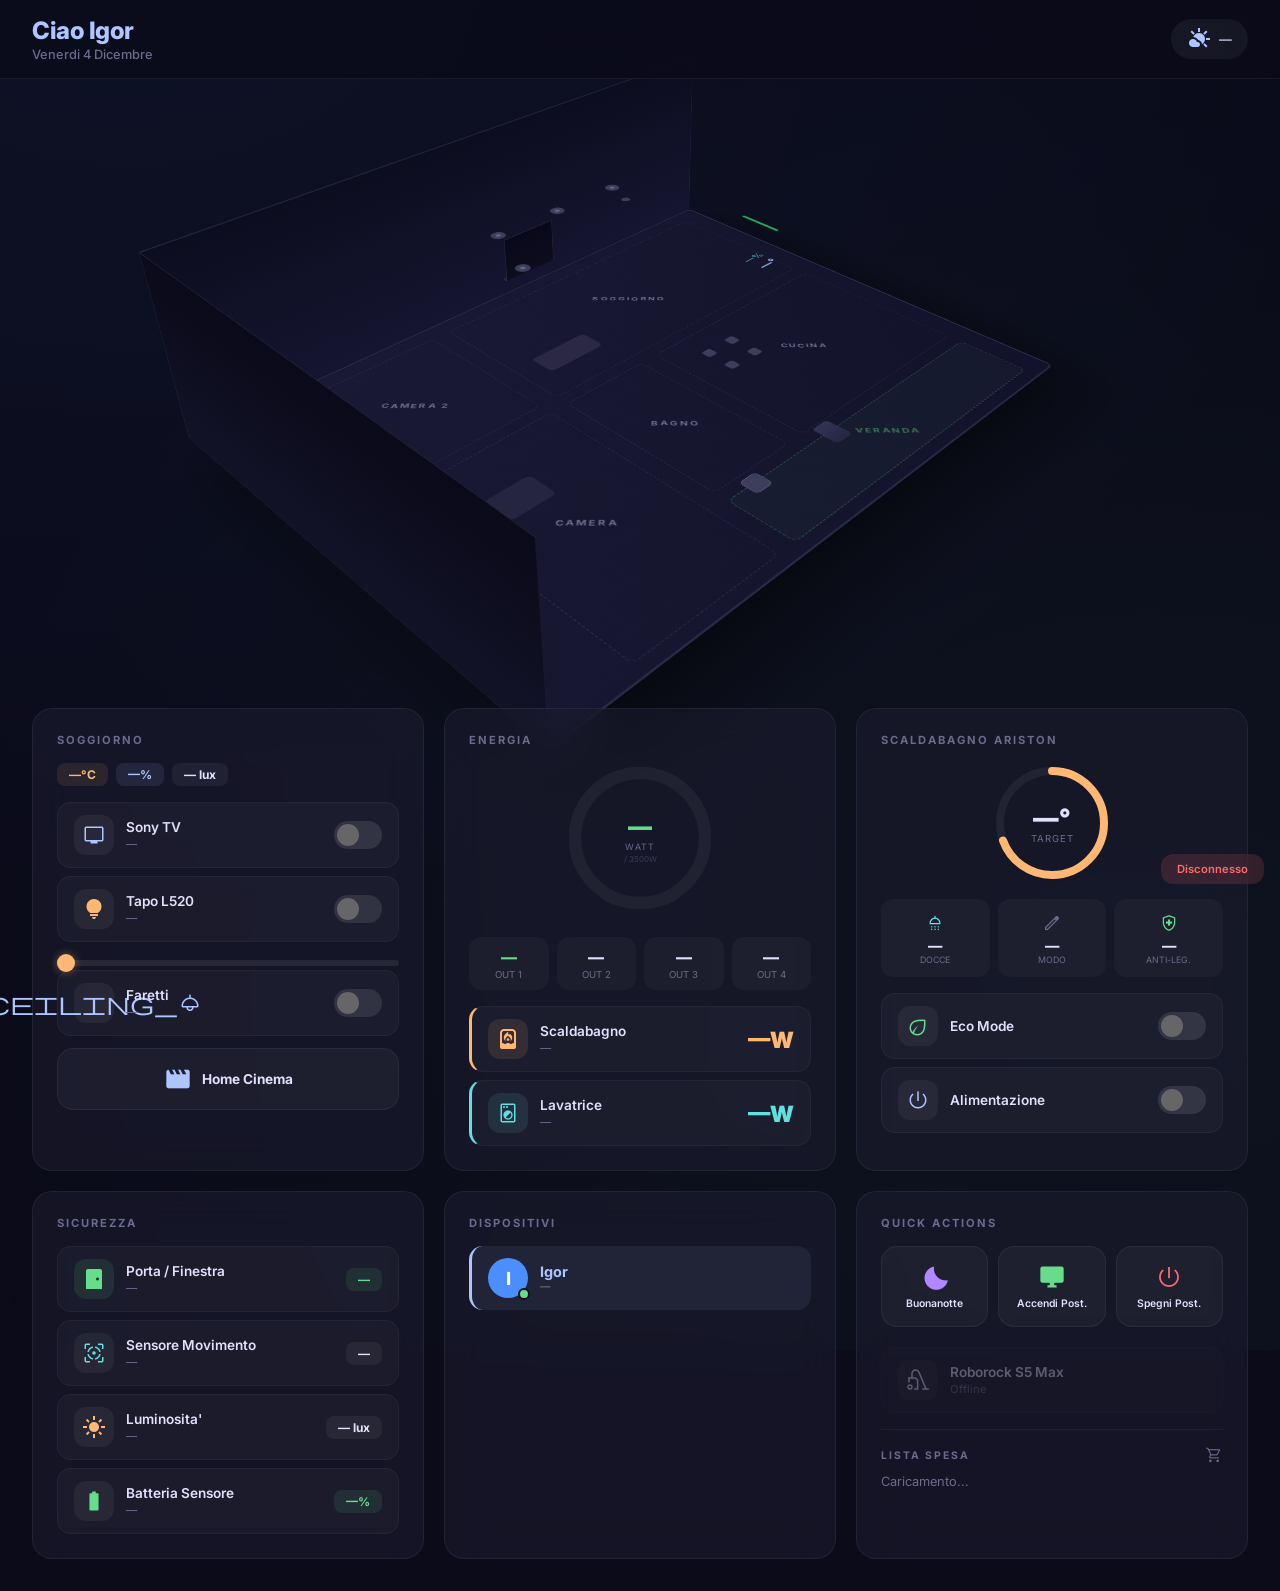
<file: dashboard_3d.html>
<!DOCTYPE html>
<html lang="it">
<head>
<meta charset="utf-8"/>
<meta name="viewport" content="width=device-width, initial-scale=1.0"/>
<title>Casa di Igor — Smart Dashboard</title>
<link href="https://fonts.googleapis.com/css2?family=Inter:wght@300;400;500;600;700;800;900&display=swap" rel="stylesheet"/>
<link href="https://fonts.googleapis.com/css2?family=Material+Symbols+Outlined:wght,FILL@100..700,0..1&display=swap" rel="stylesheet"/>
<style>
  :root {
    --bg: #0b0b1a;
    --surface: #111125;
    --card: rgba(30, 30, 50, 0.5);
    --card-border: rgba(255,255,255,0.06);
    --primary: #adc6ff;
    --primary-dim: #4b8eff;
    --green: #66dd8b;
    --green-dim: #25a55a;
    --orange: #ffb874;
    --orange-dim: #d47b00;
    --red: #ff6b6b;
    --cyan: #64dfdf;
    --text: #e2e0fc;
    --text-dim: #6b6b8d;
    --text-muted: #3d3d5c;
  }

  * { margin: 0; padding: 0; box-sizing: border-box; }

  body {
    font-family: 'Inter', -apple-system, sans-serif;
    background: var(--bg);
    color: var(--text);
    min-height: 100vh;
    overflow-x: hidden;
  }

  body::before {
    content: '';
    position: fixed;
    top: -50%; left: -50%;
    width: 200%; height: 200%;
    background: radial-gradient(ellipse at 30% 20%, rgba(75, 142, 255, 0.06) 0%, transparent 50%),
                radial-gradient(ellipse at 70% 80%, rgba(102, 221, 139, 0.04) 0%, transparent 50%);
    pointer-events: none;
    z-index: 0;
  }

  .material-symbols-outlined {
    font-variation-settings: 'FILL' 0, 'wght' 300, 'GRAD' 0, 'opsz' 24;
    display: inline-flex; vertical-align: middle;
  }
  .filled { font-variation-settings: 'FILL' 1, 'wght' 400; }

  .header {
    position: fixed; top: 0; left: 0; right: 0; z-index: 100;
    background: rgba(11,11,26,0.8);
    backdrop-filter: blur(30px); -webkit-backdrop-filter: blur(30px);
    border-bottom: 1px solid var(--card-border);
    padding: 16px 32px;
    display: flex; justify-content: space-between; align-items: center;
  }
  .header h1 { font-size: 1.5rem; font-weight: 800; color: var(--primary); letter-spacing: -0.5px; }
  .header .date { font-size: 0.8rem; color: var(--text-dim); font-weight: 500; margin-top: 2px; }
  .weather-pill {
    display: flex; align-items: center; gap: 8px;
    background: rgba(255,255,255,0.05); padding: 8px 16px; border-radius: 50px;
    font-size: 0.8rem; font-weight: 500;
  }

  .main { padding: 140px 32px 32px; position: relative; z-index: 1; }

  /* 3D ROOM */
  .room-3d-container {
    perspective: 1200px;
    margin-bottom: 48px;
    display: flex; justify-content: center;
  }
  .room-3d {
    width: 700px; height: 520px;
    transform: rotateX(55deg) rotateZ(-45deg);
    transform-style: preserve-3d;
    position: relative;
    transition: transform 0.1s ease;
    cursor: grab;
    user-select: none;
  }
  .room-3d.dragging { cursor: grabbing; transition: none; }

  .floor {
    position: absolute; width: 100%; height: 100%;
    background: linear-gradient(135deg, #1a1a35 0%, #12122a 100%);
    border: 2px solid rgba(173, 198, 255, 0.1);
    border-radius: 8px;
    box-shadow: 0 40px 80px rgba(0,0,0,0.5);
  }
  .floor::before {
    content: ''; position: absolute; inset: 0;
    background: repeating-linear-gradient(90deg, rgba(255,255,255,0.02) 0px, transparent 1px, transparent 40px),
                repeating-linear-gradient(0deg, rgba(255,255,255,0.02) 0px, transparent 1px, transparent 40px);
    border-radius: 8px;
  }

  .wall-back {
    position: absolute; width: 100%; height: 200px;
    bottom: 100%; left: 0;
    background: linear-gradient(180deg, #0d0d20 0%, #151530 100%);
    transform-origin: bottom; transform: rotateX(-90deg);
    border: 1px solid rgba(173, 198, 255, 0.08);
    border-bottom: none;
  }
  .wall-left {
    position: absolute; width: 200px; height: 100%;
    right: 100%; top: 0;
    background: linear-gradient(90deg, #0a0a1a 0%, #131328 100%);
    transform-origin: right; transform: rotateY(90deg);
    border: 1px solid rgba(173, 198, 255, 0.06);
    border-right: none;
  }

  .room-zone {
    position: absolute;
    border: 1px dashed rgba(173, 198, 255, 0.1);
    border-radius: 8px;
    display: flex; flex-direction: column;
    align-items: center; justify-content: center;
    transition: all 0.3s ease;
    cursor: pointer;
  }
  .room-zone:hover { background: rgba(173, 198, 255, 0.05); }
  .zone-veranda {
    border: 1px dashed rgba(100, 223, 139, 0.25) !important;
    background: rgba(100, 223, 139, 0.03) !important;
  }
  .zone-veranda .label { color: rgba(100, 223, 139, 0.45) !important; }
  .room-zone .label {
    font-size: 10px; font-weight: 700; text-transform: uppercase;
    letter-spacing: 2px; color: var(--text-dim);
    transform: rotateZ(45deg);
  }

  .zone-camera2   { top: 4%;  left: 14%; width: 25%; height: 34%; }
  .zone-soggiorno { top: 4%;  left: 42%; width: 54%; height: 34%; }
  .zone-camera    { top: 41%; left: 14%; width: 25%; height: 56%; }
  .zone-bagno     { top: 41%; left: 42%; width: 15%; height: 38%; }
  .zone-cucina    { top: 41%; left: 60%; width: 36%; height: 38%; }
  .zone-veranda   { top: 82%; left: 42%; width: 54%; height: 15%; }

  .furniture { position: absolute; transform-style: preserve-3d; }

  .tv-3d {
    top: 3%;  left: 54%; width: 70px; height: 6px;
    background: #1a1a2e;
    transform: translateZ(30px);
    border-radius: 2px 2px 0 0;
    border: 1px solid rgba(255,255,255,0.15);
    border-bottom: none;
    transition: all 0.5s ease;
  }
  /* faccia frontale schermo - si estende verso il basso nell'asse Z */
  .tv-3d::before {
    content: ''; position: absolute;
    top: 100%; left: -1px; right: -1px; height: 50px;
    background: linear-gradient(180deg, #0d0d1e 0%, #08081a 100%);
    border: 1px solid rgba(255,255,255,0.1);
    border-top: none;
    transform-origin: top;
    transform: rotateX(90deg);
    border-radius: 0 0 2px 2px;
    transition: all 0.5s ease;
  }
  /* cornice superiore */
  .tv-3d::after {
    content: ''; position: absolute;
    inset: 2px 4px; border-radius: 1px;
    background: rgba(0,0,0,0.6);
  }
  .tv-3d.on::before {
    background: linear-gradient(180deg, #1a3a6a 0%, #0d2245 60%, #091830 100%);
    box-shadow: inset 0 0 40px rgba(100,160,255,0.35), 0 0 30px rgba(80,140,255,0.3);
  }
  .tv-3d.on { border-color: rgba(120,170,255,0.6); box-shadow: 0 0 20px rgba(100,160,255,0.5), 0 0 40px rgba(80,140,255,0.2); }

  /* luce ambiente proiettata sul pavimento davanti alla TV */
  .tv-ambient {
    position: absolute;
    top: 6%; left: 54%; width: 80px; height: 90px;
    border-radius: 50%;
    background: radial-gradient(ellipse at 50% 10%, rgba(80,150,255,0.45) 0%, rgba(60,120,255,0.2) 35%, rgba(40,100,255,0.06) 65%, transparent 80%);
    transform: translateZ(1px);
    pointer-events: none;
    opacity: 0;
    transition: opacity 0.8s ease;

  }
  .tv-ambient.on { opacity: 1; animation: tv-flicker 8s ease-in-out infinite; }
  @keyframes tv-flicker {
    0%,100% { opacity: 1; }
    45% { opacity: 0.85; }
    50% { opacity: 0.95; }
    55% { opacity: 0.8; }
    60% { opacity: 1; }
  }

  .sofa-3d {
    top: 28%; left: 44%; width: 70px; height: 30px;
    background: #2a2845;
    transform: translateZ(15px);
    border-radius: 4px 4px 6px 6px;
    box-shadow: 0 0 0 1px rgba(255,255,255,0.05);
  }

  .washer-3d {
    width: 22px; height: 22px;
    border-radius: 5px;
    background: var(--text-muted);
    border: 1px solid rgba(255,255,255,0.08);
    transform: translateZ(20px);
    transition: background 0.5s ease, box-shadow 0.5s ease;
    position: absolute;
    cursor: pointer;
  }
  .washer-3d.off      { background: var(--text-muted); }
  .washer-3d.standby  { background: var(--cyan); box-shadow: 0 0 10px var(--cyan); }
  .washer-3d.running  { background: var(--primary); box-shadow: 0 0 14px var(--primary); animation: pulse-washer 1.5s ease-in-out infinite; }
  @keyframes pulse-washer {
    0%,100% { box-shadow: 0 0 10px var(--primary); }
    50%      { box-shadow: 0 0 22px var(--primary), 0 0 40px rgba(173,198,255,0.3); }
  }

  .socket-3d {
    width: 12px; height: 12px;
    border-radius: 3px;
    background: var(--text-muted);
    transform: translateZ(20px);
    transition: background 0.5s ease, box-shadow 0.5s ease;
    position: absolute;
  }
  .socket-3d.idle  { background: var(--text-muted); }
  .socket-3d.low   { background: var(--green);  box-shadow: 0 0 8px var(--green); }
  .socket-3d.mid   { background: var(--orange); box-shadow: 0 0 8px var(--orange); }
  .socket-3d.high  { background: var(--red);    box-shadow: 0 0 8px var(--red); }

  .light-3d {
    width: 16px; height: 16px;
    border-radius: 50%;
    background: var(--text-muted);
    transform: translateZ(100px);
    transition: all 0.5s ease;
    cursor: pointer;
    position: absolute;
  }
  .light-3d::before {
    content: ''; position: absolute;
    top: 50%; left: 50%; transform: translate(-50%, -50%);
    width: 6px; height: 6px; border-radius: 50%;
    background: rgba(255,255,255,0.2);
    transition: all 0.5s ease;
  }
  .light-3d.on {
    background: var(--orange);
    box-shadow: 0 0 30px var(--orange), 0 0 60px rgba(255,184,116,0.4), 0 0 120px rgba(255,184,116,0.1);
    animation: pulse-light 3s ease-in-out infinite;
  }
  .light-3d.on::before { background: #fff; }

  .light-lampada { top: 20%; left: 46%; }
  .light-faretti-1 { top: 6%; left: 50%; }
  .light-faretti-2 { top: 6%; left: 62%; }
  .light-faretti-3 { top: 6%; left: 74%; }

  .bed-3d {
    top: 55%; left: 19%; width: 50px; height: 35px;
    background: #252540;
    transform: translateZ(12px);
    border-radius: 4px;
    box-shadow: 0 0 0 1px rgba(255,255,255,0.05);
  }

  .boiler-3d {
    top: 84%; left: 57%; width: 20px; height: 28px;
    background: linear-gradient(180deg, #333355, #252545);
    transform: translateZ(30px);
    border-radius: 3px;
    box-shadow: 0 0 0 1px rgba(255,255,255,0.08);
    transition: all 0.5s ease;
  }
  .boiler-3d.heating {
    box-shadow: 0 0 15px rgba(255,100,50,0.3), 0 0 0 1px rgba(255,100,50,0.2);
  }

  .door-3d {
    top: 22%; left: 95.5%; width: 4px; height: 55px;
    background: var(--green-dim);
    transform: translateZ(40px);
    border-radius: 2px;
    transition: all 0.3s ease;
  }
  .door-3d.open { background: var(--red); box-shadow: 0 0 10px var(--red); }

  .motion-3d {
    top: 10%; left: 75%; width: 10px; height: 10px;
    border-radius: 50%;
    background: var(--text-muted);
    transform: translateZ(90px);
    transition: all 0.3s ease;
  }
  .motion-3d.detected {
    background: var(--cyan);
    box-shadow: 0 0 15px var(--cyan);
    animation: pulse-motion 1s ease-in-out infinite;
  }

  @keyframes pulse-light {
    0%, 100% { box-shadow: 0 0 30px var(--orange), 0 0 60px rgba(255,184,116,0.4); }
    50% { box-shadow: 0 0 40px var(--orange), 0 0 80px rgba(255,184,116,0.5); }
  }
  @keyframes pulse-motion {
    0%, 100% { transform: translateZ(90px) scale(1); opacity: 1; }
    50% { transform: translateZ(90px) scale(1.5); opacity: 0.5; }
  }

  .cards-grid {
    display: grid;
    grid-template-columns: repeat(auto-fit, minmax(340px, 1fr));
    gap: 20px;
  }

  .card {
    background: var(--card);
    backdrop-filter: blur(20px); -webkit-backdrop-filter: blur(20px);
    border: 1px solid var(--card-border);
    border-radius: 20px;
    padding: 24px;
    transition: all 0.3s ease;
  }
  .card:hover { border-color: rgba(255,255,255,0.1); transform: translateY(-2px); }

  .card-title {
    font-size: 0.7rem; font-weight: 700; text-transform: uppercase;
    letter-spacing: 2px; color: var(--text-dim); margin-bottom: 16px;
  }

  .device-row {
    display: flex; align-items: center; justify-content: space-between;
    padding: 12px 16px; margin-bottom: 8px;
    background: rgba(255,255,255,0.03);
    border-radius: 14px; border: 1px solid rgba(255,255,255,0.04);
    transition: all 0.2s ease;
  }
  .device-row:hover { background: rgba(255,255,255,0.06); }
  .device-row:last-child { margin-bottom: 0; }

  .device-info { display: flex; align-items: center; gap: 12px; }
  .device-icon {
    width: 40px; height: 40px; border-radius: 12px;
    display: flex; align-items: center; justify-content: center;
    font-size: 20px;
    background: rgba(255,255,255,0.05);
    transition: all 0.3s ease;
  }
  .device-name { font-size: 0.85rem; font-weight: 600; }
  .device-state { font-size: 0.7rem; color: var(--text-dim); margin-top: 2px; }

  .toggle {
    width: 48px; height: 28px;
    background: rgba(255,255,255,0.1);
    border-radius: 14px; cursor: pointer;
    position: relative; transition: all 0.3s ease;
    border: none; outline: none;
  }
  .toggle::after {
    content: ''; position: absolute;
    top: 3px; left: 3px; width: 22px; height: 22px;
    background: #666; border-radius: 50%;
    transition: all 0.3s ease;
  }
  .toggle.on { background: var(--primary-dim); }
  .toggle.on::after { left: 23px; background: #fff; }

  .badge {
    padding: 4px 12px; border-radius: 8px;
    font-size: 0.75rem; font-weight: 700;
    background: rgba(255,255,255,0.05);
  }
  .badge-green { color: var(--green); background: rgba(102,221,139,0.1); }
  .badge-orange { color: var(--orange); background: rgba(255,184,116,0.1); }
  .badge-red { color: var(--red); background: rgba(255,107,107,0.1); }
  .badge-blue { color: var(--primary); background: rgba(173,198,255,0.1); }
  .badge-cyan { color: var(--cyan); background: rgba(100,223,223,0.1); }

  .battery-bar {
    width: 60px; height: 6px; background: rgba(255,255,255,0.08);
    border-radius: 3px; overflow: hidden; position: relative;
  }
  .battery-fill {
    height: 100%; border-radius: 3px; transition: width 0.5s ease;
  }

  .power-gauge {
    display: flex; flex-direction: column; align-items: center;
    margin-bottom: 16px;
  }
  .power-circle {
    width: 150px; height: 150px; position: relative;
    margin: 0 auto 8px;
  }
  .power-circle svg { width: 100%; height: 100%; transform: rotate(-90deg); }
  .power-circle .track { fill: none; stroke: rgba(255,255,255,0.05); stroke-width: 10; }
  .power-circle .fill-ring { fill: none; stroke: var(--green); stroke-width: 10; stroke-linecap: round; transition: stroke-dashoffset 0.8s ease, stroke 0.8s ease; }
  .power-circle .value {
    position: absolute; top: 50%; left: 50%; transform: translate(-50%, -50%);
    text-align: center;
  }
  .power-circle .value .num { font-size: 1.5rem; font-weight: 900; color: var(--green); transition: color 0.8s ease; }
  .power-circle .value .unit { font-size: 0.55rem; color: var(--text-dim); text-transform: uppercase; letter-spacing: 1px; }
  .power-circle .value .scale { font-size: 0.5rem; color: var(--text-muted); margin-top: 2px; }
  .power-value { font-size: 1.8rem; font-weight: 900; color: var(--green); }
  .power-label { font-size: 0.7rem; color: var(--text-dim); }

  .temp-circle {
    width: 120px; height: 120px; position: relative;
    margin: 0 auto 16px;
  }
  .temp-circle svg { width: 100%; height: 100%; transform: rotate(-90deg); }
  .temp-circle .track { fill: none; stroke: rgba(255,255,255,0.05); stroke-width: 8; }
  .temp-circle .fill-ring { fill: none; stroke: var(--orange); stroke-width: 8; stroke-linecap: round; transition: stroke-dashoffset 1s ease; }
  .temp-circle .value {
    position: absolute; top: 50%; left: 50%; transform: translate(-50%, -50%);
    text-align: center;
  }
  .temp-circle .value .num { font-size: 1.6rem; font-weight: 900; }
  .temp-circle .value .unit { font-size: 0.6rem; color: var(--text-dim); text-transform: uppercase; letter-spacing: 1px; }

  .action-btn {
    display: flex; flex-direction: column; align-items: center; justify-content: center;
    gap: 6px; padding: 16px 8px;
    background: rgba(255,255,255,0.04);
    border: 1px solid rgba(255,255,255,0.06);
    border-radius: 16px; cursor: pointer;
    transition: all 0.2s ease; color: var(--text);
    font-family: inherit;
  }
  .action-btn:hover { background: rgba(255,255,255,0.08); transform: scale(1.03); }
  .action-btn:active { transform: scale(0.97); }
  .action-btn .material-symbols-outlined { font-size: 28px; }
  .action-btn span:last-child { font-size: 0.65rem; font-weight: 600; }

  .actions-grid { display: grid; grid-template-columns: repeat(3, 1fr); gap: 10px; }

  .person-badge {
    display: flex; align-items: center; gap: 12px;
    padding: 12px 16px; margin-bottom: 16px;
    background: rgba(173,198,255,0.08);
    border-left: 3px solid var(--primary);
    border-radius: 14px;
  }
  .person-avatar {
    width: 40px; height: 40px; border-radius: 50%;
    background: var(--primary-dim);
    display: flex; align-items: center; justify-content: center;
    font-size: 18px; font-weight: 800; color: #fff;
    position: relative;
  }
  .person-avatar .dot {
    position: absolute; bottom: -2px; right: -2px;
    width: 12px; height: 12px; border-radius: 50%;
    background: var(--green); border: 2px solid var(--bg);
  }

  .slider-container { margin-top: 8px; }
  .slider {
    -webkit-appearance: none; appearance: none;
    width: 100%; height: 6px; border-radius: 3px;
    background: rgba(255,255,255,0.08);
    outline: none; cursor: pointer;
  }
  .slider::-webkit-slider-thumb {
    -webkit-appearance: none; appearance: none;
    width: 18px; height: 18px; border-radius: 50%;
    background: var(--orange); cursor: pointer;
    box-shadow: 0 0 10px rgba(255,184,116,0.4);
  }

  /* LAMPADA MODAL */
  .lamp-modal-overlay {
    display: none;
    position: fixed; inset: 0; z-index: 500;
    background: rgba(5, 5, 20, 0.55);
    backdrop-filter: blur(6px);
    -webkit-backdrop-filter: blur(6px);
    align-items: center; justify-content: center;
  }
  .lamp-modal-overlay.open { display: flex; }

  .lamp-modal {
    position: relative;
    width: 320px;
    background: rgba(10, 12, 35, 0.75);
    border: 1px solid rgba(100, 180, 255, 0.25);
    border-radius: 20px;
    padding: 32px 28px 28px;
    box-shadow:
      0 0 0 1px rgba(100,180,255,0.08),
      0 0 40px rgba(75,142,255,0.15),
      0 0 80px rgba(75,142,255,0.06),
      inset 0 1px 0 rgba(255,255,255,0.06);
    animation: modalIn 0.25s cubic-bezier(0.34,1.56,0.64,1);
  }
  @keyframes modalIn {
    from { opacity:0; transform: scale(0.88) translateY(10px); }
    to   { opacity:1; transform: scale(1)    translateY(0); }
  }

  .lamp-modal-title {
    font-size: 0.65rem; font-weight: 700; letter-spacing: 3px;
    text-transform: uppercase; color: rgba(100,180,255,0.7);
    margin-bottom: 6px;
  }
  .lamp-modal-name {
    font-size: 1.3rem; font-weight: 800; color: var(--text);
    margin-bottom: 24px;
  }
  .lamp-modal-row {
    display: flex; align-items: center; justify-content: space-between;
    margin-bottom: 22px;
  }
  .lamp-modal-label {
    font-size: 0.72rem; color: rgba(173,198,255,0.6);
    letter-spacing: 1px; text-transform: uppercase;
  }
  .lamp-modal-value {
    font-size: 0.85rem; font-weight: 700; color: var(--primary);
    min-width: 40px; text-align: right;
  }
  .lamp-modal-slider {
    -webkit-appearance: none; appearance: none;
    width: 100%; height: 4px; border-radius: 2px;
    background: rgba(100,180,255,0.12);
    outline: none; cursor: pointer; margin-top: 10px;
  }
  .lamp-modal-slider.bright::-webkit-slider-thumb {
    -webkit-appearance: none; width: 18px; height: 18px; border-radius: 50%;
    background: var(--orange); cursor: pointer;
    box-shadow: 0 0 12px rgba(255,184,116,0.6);
  }
  .lamp-modal-slider.temp::-webkit-slider-thumb {
    -webkit-appearance: none; width: 18px; height: 18px; border-radius: 50%;
    background: #b3d4ff; cursor: pointer;
    box-shadow: 0 0 12px rgba(180,210,255,0.5);
  }
  .lamp-modal-toggle-row {
    display: flex; align-items: center; justify-content: space-between;
    padding: 14px 16px;
    background: rgba(100,180,255,0.05);
    border: 1px solid rgba(100,180,255,0.1);
    border-radius: 12px;
    margin-bottom: 20px;
  }
  .lamp-modal-power {
    font-size: 0.8rem; font-weight: 600; color: var(--text);
  }
  .lamp-modal-close {
    display: block; width: 100%; padding: 12px;
    background: rgba(100,180,255,0.08);
    border: 1px solid rgba(100,180,255,0.2);
    border-radius: 12px; color: rgba(173,198,255,0.7);
    font-size: 0.75rem; font-weight: 600; letter-spacing: 2px;
    text-transform: uppercase; cursor: pointer;
    transition: all 0.2s;
  }
  .lamp-modal-close:hover { background: rgba(100,180,255,0.15); color: var(--primary); }

  /* scanline decorativo */
  .lamp-modal::before {
    content: '';
    position: absolute; inset: 0;
    background: repeating-linear-gradient(0deg, transparent, transparent 3px, rgba(100,180,255,0.015) 3px, rgba(100,180,255,0.015) 4px);
    border-radius: 20px;
    pointer-events: none;
  }


  /* DOOR LOG MODAL */
  .door-log-entry {
    display: flex; align-items: center; gap: 10px;
    padding: 8px 0;
    border-bottom: 1px solid rgba(100,180,255,0.06);
    font-size: 0.78rem;
  }
  .door-log-entry:last-child { border-bottom: none; }
  .door-log-dot {
    width: 8px; height: 8px; border-radius: 50%; flex-shrink: 0;
  }
  .door-log-dot.open  { background: var(--red);   box-shadow: 0 0 6px var(--red); }
  .door-log-dot.close { background: var(--green); box-shadow: 0 0 6px var(--green); }
  .door-log-time { color: rgba(173,198,255,0.45); font-size: 0.68rem; min-width: 70px; }
  .door-log-label { color: var(--text); font-weight: 600; }
  .door-log-list { max-height: 300px; overflow-y: auto; margin-top: 8px; }
  .door-log-list::-webkit-scrollbar { width: 3px; }
  .door-log-list::-webkit-scrollbar-thumb { background: rgba(100,180,255,0.2); border-radius: 2px; }

  .conn-status {
    position: fixed; bottom: 16px; right: 16px; z-index: 200;
    padding: 8px 16px; border-radius: 12px; font-size: 0.7rem; font-weight: 600;
    backdrop-filter: blur(10px);
    transition: all 0.3s ease;
  }
  .conn-status.connected { background: rgba(102,221,139,0.15); color: var(--green); }
  .conn-status.disconnected { background: rgba(255,107,107,0.15); color: var(--red); }

  @media (max-width: 1200px) { .room-3d { width: 500px; height: 280px; } }
  @media (max-width: 768px) {
    .room-3d-container { display: none; }
    .main { padding: 88px 16px 16px; }
    .cards-grid { grid-template-columns: 1fr; }
    .header { padding: 12px 16px; }
  }
</style>
</head>
<body>

<div class="header">
  <div>
    <h1>Ciao Igor</h1>
    <div class="date" id="dateDisplay"></div>
  </div>
  <div style="display:flex;align-items:center;gap:16px;">
    <div class="weather-pill">
      <span class="material-symbols-outlined filled" style="color:var(--primary)">partly_cloudy_day</span>
      <span id="weatherState">—</span>
    </div>
  </div>
</div>

<div class="main">

  <div class="room-3d-container">
    <div class="room-3d">
      <div class="floor"></div>
      <div class="wall-back"></div>
      <div class="wall-left"></div>
      <div class="room-zone zone-camera2"><span class="label">Camera 2</span></div>
      <div class="room-zone zone-soggiorno"><span class="label">Soggiorno</span></div>
      <div class="room-zone zone-camera"><span class="label">Camera</span></div>
      <div class="room-zone zone-bagno"><span class="label">Bagno</span></div>
      <div class="room-zone zone-cucina"><span class="label">Cucina</span></div>
      <div class="room-zone zone-veranda"><span class="label">Veranda</span></div>
      <div class="furniture washer-3d off" id="washer3d" title="Lavatrice" style="top:83%;left:43%"></div>
      <div class="furniture tv-3d" id="tv3d"></div>
      <div class="furniture tv-ambient" id="tvAmbient"></div>
      <div class="furniture sofa-3d"></div>
      <div class="furniture bed-3d"></div>
      <div class="furniture boiler-3d" id="boiler3d"></div>
      <div class="furniture door-3d" id="door3d"></div>
      <div class="furniture motion-3d" id="motion3d"></div>
      <div class="furniture light-3d light-lampada" id="light3d-lampada" title="Tapo L520"></div>
      <div style="position:absolute;top:27%;right:4.5%;transform:translateZ(2px);text-align:right;pointer-events:none;">
        <div id="soggiorno-hum" style="font-size:0.85rem;font-weight:700;color:rgba(100,223,223,0.6);white-space:nowrap;">—%</div>
        <div id="soggiorno-temp" style="font-size:1.15rem;font-weight:800;color:rgba(173,198,255,0.75);white-space:nowrap;margin-top:2px;">—°</div>
      </div>
      <div class="furniture light-3d light-faretti-1" id="light3d-faretti-1" title="Faretti"></div>
      <div class="furniture light-3d light-faretti-2" id="light3d-faretti-2" title="Faretti"></div>
      <div class="furniture light-3d light-faretti-3" id="light3d-faretti-3" title="Faretti"></div>
      <div class="furniture socket-3d" id="socket3d-0" title="Out 1" style="top:51%;left:62%"></div>
      <div class="furniture socket-3d" id="socket3d-1" title="Out 2" style="top:51%;left:67%"></div>
      <div class="furniture socket-3d" id="socket3d-2" title="Out 3" style="top:57%;left:62%"></div>
      <div class="furniture socket-3d" id="socket3d-3" title="Out 4" style="top:57%;left:67%"></div>
    </div>
  </div>

  <div class="cards-grid">

    <!-- SOGGIORNO -->
    <div class="card">
      <div class="card-title">Soggiorno</div>
      <div style="display:flex;gap:8px;margin-bottom:16px;">
        <span class="badge badge-orange" id="badgeTemp">—°C</span>
        <span class="badge badge-blue" id="badgeHum">—%</span>
        <span class="badge" id="badgeLux">— lux</span>
      </div>
      <div class="device-row" id="rowTV">
        <div class="device-info">
          <div class="device-icon" style="color:var(--primary)">
            <span class="material-symbols-outlined">tv</span>
          </div>
          <div>
            <div class="device-name">Sony TV</div>
            <div class="device-state" id="tvState">—</div>
          </div>
        </div>
        <button class="toggle" id="toggleTV"></button>
      </div>
      <div class="device-row">
        <div class="device-info">
          <div class="device-icon" id="iconLampada" style="color:var(--orange)">
            <span class="material-symbols-outlined filled">lightbulb</span>
          </div>
          <div>
            <div class="device-name">Tapo L520</div>
            <div class="device-state" id="lampadaState">—</div>
          </div>
        </div>
        <button class="toggle" id="toggleLampada"></button>
      </div>
      <div class="slider-container">
        <input type="range" class="slider" id="sliderLampada" min="0" max="255" value="0"/>
      </div>
      <div class="device-row">
        <div class="device-info">
          <div class="device-icon" style="color:var(--primary)">
            <span class="material-symbols-outlined">ceiling_light</span>
          </div>
          <div>
            <div class="device-name">Faretti</div>
            <div class="device-state" id="farettiState">—</div>
          </div>
        </div>
        <button class="toggle" id="toggleFaretti"></button>
      </div>
      <button class="action-btn" id="btnCinema" style="width:100%;flex-direction:row;gap:10px;margin-top:12px;">
        <span class="material-symbols-outlined filled" style="color:var(--primary)">movie</span>
        <span style="font-size:0.85rem;font-weight:700;">Home Cinema</span>
      </button>
    </div>

    <!-- ENERGIA -->
    <div class="card">
      <div class="card-title">Energia</div>
      <div class="power-gauge">
        <div class="power-circle">
          <svg viewBox="0 0 120 120">
            <circle class="track" cx="60" cy="60" r="52"/>
            <circle class="fill-ring" id="powerRing" cx="60" cy="60" r="52"
                    stroke-dasharray="326.7" stroke-dashoffset="326.7"/>
          </svg>
          <div class="value">
            <div class="num" id="powerNum">—</div>
            <div class="unit">Watt</div>
            <div class="scale">/ 3500W</div>
          </div>
        </div>
      </div>
      <div style="display:grid;grid-template-columns:repeat(4,1fr);gap:8px;margin-bottom:16px;">
        <div style="text-align:center;padding:10px 4px;background:rgba(255,255,255,0.03);border-radius:12px;">
          <div style="font-size:1rem;font-weight:800;color:var(--green)" id="out0">—</div>
          <div style="font-size:0.6rem;color:var(--text-dim);margin-top:2px;">OUT 1</div>
        </div>
        <div style="text-align:center;padding:10px 4px;background:rgba(255,255,255,0.03);border-radius:12px;">
          <div style="font-size:1rem;font-weight:800;" id="out1">—</div>
          <div style="font-size:0.6rem;color:var(--text-dim);margin-top:2px;">OUT 2</div>
        </div>
        <div style="text-align:center;padding:10px 4px;background:rgba(255,255,255,0.03);border-radius:12px;">
          <div style="font-size:1rem;font-weight:800;" id="out2">—</div>
          <div style="font-size:0.6rem;color:var(--text-dim);margin-top:2px;">OUT 3</div>
        </div>
        <div style="text-align:center;padding:10px 4px;background:rgba(255,255,255,0.03);border-radius:12px;">
          <div style="font-size:1rem;font-weight:800;" id="out3">—</div>
          <div style="font-size:0.6rem;color:var(--text-dim);margin-top:2px;">OUT 4</div>
        </div>
      </div>
      <div class="device-row" style="border-left:3px solid var(--orange)">
        <div class="device-info">
          <div class="device-icon" style="color:var(--orange);background:rgba(255,184,116,0.1);">
            <span class="material-symbols-outlined filled">water_heater</span>
          </div>
          <div>
            <div class="device-name">Scaldabagno</div>
            <div class="device-state" id="boilerPowerState">—</div>
          </div>
        </div>
        <span style="font-size:1.4rem;font-weight:900;color:var(--orange)" id="boilerPower">—W</span>
      </div>
      <div class="device-row" style="border-left:3px solid var(--cyan)">
        <div class="device-info">
          <div class="device-icon" style="color:var(--cyan);background:rgba(100,223,223,0.1);">
            <span class="material-symbols-outlined">local_laundry_service</span>
          </div>
          <div>
            <div class="device-name">Lavatrice</div>
            <div class="device-state" id="washerState">—</div>
          </div>
        </div>
        <span style="font-size:1.4rem;font-weight:900;color:var(--cyan)" id="washerPower">—W</span>
      </div>
    </div>

    <!-- SCALDABAGNO -->
    <div class="card">
      <div class="card-title">Scaldabagno Ariston</div>
      <div class="temp-circle">
        <svg viewBox="0 0 120 120">
          <circle class="track" cx="60" cy="60" r="52"/>
          <circle class="fill-ring" id="tempRing" cx="60" cy="60" r="52"
                  stroke-dasharray="326.7" stroke-dashoffset="100"/>
        </svg>
        <div class="value">
          <div class="num" id="boilerTemp">—°</div>
          <div class="unit">Target</div>
        </div>
      </div>
      <div style="display:grid;grid-template-columns:repeat(3,1fr);gap:8px;margin-bottom:16px;">
        <div style="text-align:center;padding:12px 4px;background:rgba(255,255,255,0.03);border-radius:12px;">
          <span class="material-symbols-outlined" style="color:var(--cyan);font-size:20px;">shower</span>
          <div style="font-size:0.9rem;font-weight:800;margin-top:4px;" id="showers">—</div>
          <div style="font-size:0.55rem;color:var(--text-dim);text-transform:uppercase;">Docce</div>
        </div>
        <div style="text-align:center;padding:12px 4px;background:rgba(255,255,255,0.03);border-radius:12px;">
          <span class="material-symbols-outlined" style="color:var(--text-dim);font-size:20px;">mode</span>
          <div style="font-size:0.9rem;font-weight:800;margin-top:4px;" id="boilerMode">—</div>
          <div style="font-size:0.55rem;color:var(--text-dim);text-transform:uppercase;">Modo</div>
        </div>
        <div style="text-align:center;padding:12px 4px;background:rgba(255,255,255,0.03);border-radius:12px;">
          <span class="material-symbols-outlined" style="color:var(--green);font-size:20px;">health_and_safety</span>
          <div style="font-size:0.9rem;font-weight:800;margin-top:4px;" id="antiLeg">—</div>
          <div style="font-size:0.55rem;color:var(--text-dim);text-transform:uppercase;">Anti-Leg.</div>
        </div>
      </div>
      <div class="device-row">
        <div class="device-info">
          <div class="device-icon" style="color:var(--green)"><span class="material-symbols-outlined">eco</span></div>
          <div class="device-name">Eco Mode</div>
        </div>
        <button class="toggle" id="toggleEco"></button>
      </div>
      <div class="device-row">
        <div class="device-info">
          <div class="device-icon" style="color:var(--primary)"><span class="material-symbols-outlined">power_settings_new</span></div>
          <div class="device-name">Alimentazione</div>
        </div>
        <button class="toggle" id="toggleBoilerPower"></button>
      </div>
    </div>

    <!-- SICUREZZA -->
    <div class="card">
      <div class="card-title">Sicurezza</div>
      <div class="device-row">
        <div class="device-info">
          <div class="device-icon" id="iconDoor" style="color:var(--green);background:rgba(102,221,139,0.1);">
            <span class="material-symbols-outlined filled">sensor_door</span>
          </div>
          <div>
            <div class="device-name">Porta / Finestra</div>
            <div class="device-state" id="doorState">—</div>
          </div>
        </div>
        <span class="badge badge-green" id="doorBadge">—</span>
      </div>
      <div class="device-row">
        <div class="device-info">
          <div class="device-icon" id="iconMotion" style="color:var(--cyan)">
            <span class="material-symbols-outlined">motion_sensor_active</span>
          </div>
          <div>
            <div class="device-name">Sensore Movimento</div>
            <div class="device-state" id="motionState">—</div>
          </div>
        </div>
        <span class="badge" id="motionBadge">—</span>
      </div>
      <div class="device-row">
        <div class="device-info">
          <div class="device-icon" style="color:var(--orange)">
            <span class="material-symbols-outlined filled">light_mode</span>
          </div>
          <div>
            <div class="device-name">Luminosita'</div>
            <div class="device-state" id="luxState">—</div>
          </div>
        </div>
        <span class="badge" id="luxBadge">— lux</span>
      </div>
      <div class="device-row">
        <div class="device-info">
          <div class="device-icon" style="color:var(--green)">
            <span class="material-symbols-outlined">battery_full</span>
          </div>
          <div>
            <div class="device-name">Batteria Sensore</div>
            <div class="device-state" id="sensorBattState">—</div>
          </div>
        </div>
        <span class="badge badge-green" id="sensorBattBadge">—%</span>
      </div>
    </div>

    <!-- DISPOSITIVI -->
    <div class="card">
      <div class="card-title">Dispositivi</div>
      <div class="person-badge">
        <div class="person-avatar">I<div class="dot" id="personDot"></div></div>
        <div>
          <div style="font-size:0.9rem;font-weight:700;color:var(--primary)">Igor</div>
          <div style="font-size:0.65rem;color:var(--text-dim);text-transform:uppercase;font-weight:600;" id="personState">—</div>
        </div>
      </div>
      <div id="devicesContainer"></div>
    </div>

    <!-- QUICK ACTIONS -->
    <div class="card">
      <div class="card-title">Quick Actions</div>
      <div class="actions-grid" style="margin-bottom:20px;">
        <button class="action-btn" id="btnBuonanotte">
          <span class="material-symbols-outlined filled" style="color:#b388ff">bedtime</span>
          <span>Buonanotte</span>
        </button>
        <button class="action-btn" id="btnAccendi">
          <span class="material-symbols-outlined filled" style="color:var(--green)">desktop_windows</span>
          <span>Accendi Post.</span>
        </button>
        <button class="action-btn" id="btnSpegni">
          <span class="material-symbols-outlined" style="color:var(--red)">power_settings_new</span>
          <span>Spegni Post.</span>
        </button>
      </div>
      <div class="device-row" style="opacity:0.35" id="vacuumRow">
        <div class="device-info">
          <div class="device-icon"><span class="material-symbols-outlined">vacuum</span></div>
          <div>
            <div class="device-name">Roborock S5 Max</div>
            <div class="device-state" id="vacuumState">Offline</div>
          </div>
        </div>
      </div>
      <div style="margin-top:16px;padding-top:16px;border-top:1px solid rgba(255,255,255,0.05);">
        <div style="display:flex;align-items:center;justify-content:space-between;margin-bottom:10px;">
          <span style="font-size:0.65rem;font-weight:700;text-transform:uppercase;letter-spacing:2px;color:var(--text-dim)">Lista Spesa</span>
          <span class="material-symbols-outlined" style="font-size:18px;color:var(--text-dim)">shopping_cart</span>
        </div>
        <div id="shoppingList" style="font-size:0.8rem;color:var(--text-dim)">Caricamento...</div>
      </div>
    </div>

  </div>
</div>

<!-- LAMPADA MODAL -->
<div class="lamp-modal-overlay" id="lampModal">
  <div class="lamp-modal">
    <div class="lamp-modal-title">Controllo Luce</div>
    <div class="lamp-modal-name">Tapo L520</div>

    <div class="lamp-modal-toggle-row">
      <span class="lamp-modal-power" id="modalLampState">—</span>
      <button class="toggle" id="modalToggleLampada"></button>
    </div>

    <div class="lamp-modal-row">
      <span class="lamp-modal-label">Luminosità</span>
      <span class="lamp-modal-value" id="modalBrightVal">—</span>
    </div>
    <input type="range" class="lamp-modal-slider bright" id="modalSliderBright" min="1" max="255" value="128"/>

    <div class="lamp-modal-row" style="margin-top:20px;">
      <span class="lamp-modal-label">Temperatura</span>
      <span class="lamp-modal-value" id="modalTempVal">—</span>
    </div>
    <input type="range" class="lamp-modal-slider temp" id="modalSliderTemp" min="2700" max="6500" value="4000"/>

    <div style="margin-top:24px;">
      <button class="lamp-modal-close" id="modalCloseLamp">— CHIUDI —</button>
    </div>
  </div>
</div>


<!-- DOOR LOG MODAL -->
<div class="lamp-modal-overlay" id="doorModal">
  <div class="lamp-modal">
    <div class="lamp-modal-title">Log Accessi</div>
    <div class="lamp-modal-name">Porta / Finestra</div>
    <div style="display:flex;align-items:center;gap:10px;margin-bottom:16px;">
      <div id="doorCurrentDot" class="door-log-dot close"></div>
      <span style="font-size:0.85rem;font-weight:600;color:var(--text)" id="doorCurrentState">—</span>
    </div>
    <div class="door-log-list" id="doorLogList">
      <div style="color:var(--text-dim);font-size:0.75rem;text-align:center;padding:20px;">Caricamento...</div>
    </div>
    <div style="margin-top:18px;">
      <button class="lamp-modal-close" id="modalCloseDoor">— CHIUDI —</button>
    </div>
  </div>
</div>

<div class="conn-status disconnected" id="connStatus">
  <span class="material-symbols-outlined" style="font-size:14px;vertical-align:middle;">wifi_off</span>
  Disconnesso
</div>

<script>
const HA_WS_URL = (location.protocol === 'https:' ? 'wss://' : 'ws://') +
  (location.hostname && location.hostname !== 'localhost' && location.hostname !== '127.0.0.1'
    ? location.host : '192.168.1.3:8123') + '/api/websocket';

let ws = null;
let msgId = 1;
let states = {};
let pendingCallbacks = {};

// Date
(function updateDate() {
  const d = new Date();
  const days = ['Domenica','Lunedi','Martedi','Mercoledi','Giovedi','Venerdi','Sabato'];
  const months = ['Gennaio','Febbraio','Marzo','Aprile','Maggio','Giugno','Luglio','Agosto','Settembre','Ottobre','Novembre','Dicembre'];
  document.getElementById('dateDisplay').textContent = days[d.getDay()] + ' ' + d.getDate() + ' ' + months[d.getMonth()];
})();

// Event listeners (safe, no inline handlers)
function toggleTV() {
  playSwitch();
  var isOn = getState('media_player.sony') !== 'off';
  callService('remote', isOn ? 'turn_off' : 'turn_on', { entity_id: 'remote.sony_kd_55xf9005' });
}
document.getElementById('toggleTV').addEventListener('click', toggleTV);
document.getElementById('tv3d').addEventListener('click', toggleTV);
document.getElementById('toggleLampada').addEventListener('click', function() { toggleEntity('light.lampada'); });
document.getElementById('toggleFaretti').addEventListener('click', function() { toggleEntity('switch.shelly1_vela'); });
document.getElementById('toggleEco').addEventListener('click', function() { toggleEntity('switch.ariston_eco_mode'); });
document.getElementById('toggleBoilerPower').addEventListener('click', function() { toggleEntity('switch.ariston_power'); });
document.getElementById('sliderLampada').addEventListener('change', function() { setBrightness(this.value); });
(function() {
  var el = document.getElementById('light3d-lampada');
  var timer = null, longPressed = false;
  function start(e) { longPressed = false; timer = setTimeout(function() { longPressed = true; e.stopPropagation(); openLampModal(); }, 500); }
  function cancel() { clearTimeout(timer); }
  function end(e) { clearTimeout(timer); if (!longPressed) { e.stopPropagation(); toggleEntity('light.lampada'); } }
  el.addEventListener('mousedown', start);
  el.addEventListener('touchstart', start, {passive:true});
  el.addEventListener('mouseup', end);
  el.addEventListener('touchend', end);
  el.addEventListener('mouseleave', cancel);
})();
['light3d-faretti-1','light3d-faretti-2','light3d-faretti-3'].forEach(id => {
  document.getElementById(id).addEventListener('click', function() { toggleEntity('switch.shelly1_vela'); });
});
[0,1,2,3].forEach(function(i) {
  document.getElementById('socket3d-'+i).addEventListener('click', function() {
    toggleEntity('switch.shellypstripg4_e8f60a617f38_switch_'+i);
  });
});
document.getElementById('btnCinema').addEventListener('click', function() { callService('scene','turn_on',{entity_id:'scene.home_cinema'}); });
document.getElementById('btnBuonanotte').addEventListener('click', function() { callService('automation','trigger',{entity_id:'automation.buonanotte'}); });
document.getElementById('btnAccendi').addEventListener('click', function() { callService('automation','trigger',{entity_id:'automation.new_automation'}); });
document.getElementById('btnSpegni').addEventListener('click', function() { callService('automation','trigger',{entity_id:'automation.new_automation2'}); });

// 3D Room drag-to-rotate
(function() {
  var room = document.querySelector('.room-3d');
  var rotX = 55, rotZ = -45;
  var dragging = false, lastX, lastY;

  function applyTransform() {
    room.style.transform = 'rotateX(' + rotX + 'deg) rotateZ(' + rotZ + 'deg)';
  }

  function onDown(e) {
    // Non intercettare click su elementi interattivi (luci, ecc.)
    if (e.target.closest('.light-3d, .door-3d, .motion-3d')) return;
    dragging = true;
    room.classList.add('dragging');
    var pt = e.touches ? e.touches[0] : e;
    lastX = pt.clientX;
    lastY = pt.clientY;
  }

  function onMove(e) {
    if (!dragging) return;
    e.preventDefault();
    var pt = e.touches ? e.touches[0] : e;
    var dx = pt.clientX - lastX;
    var dy = pt.clientY - lastY;
    rotZ += dx * 0.4;
    rotX = Math.max(10, Math.min(80, rotX - dy * 0.4));
    lastX = pt.clientX;
    lastY = pt.clientY;
    applyTransform();
  }

  function onUp() {
    dragging = false;
    room.classList.remove('dragging');
  }

  room.addEventListener('mousedown', onDown);
  document.addEventListener('mousemove', onMove);
  document.addEventListener('mouseup', onUp);
  room.addEventListener('touchstart', onDown, { passive: false });
  document.addEventListener('touchmove', onMove, { passive: false });
  document.addEventListener('touchend', onUp);

  // Zoom con scroll rotellina
  var scale = 1;
  function applyFull() {
    room.style.transform = 'rotateX(' + rotX + 'deg) rotateZ(' + rotZ + 'deg) scale(' + scale + ')';
  }

  // Override applyTransform per includere scale
  applyTransform = applyFull;

  room.addEventListener('wheel', function(e) {
    e.preventDefault();
    scale = Math.max(0.4, Math.min(2.5, scale - e.deltaY * 0.001));
    applyFull();
  }, { passive: false });

  // Zoom con pinch (touch)
  var lastPinchDist = 0;
  room.addEventListener('touchstart', function(e) {
    if (e.touches.length === 2) {
      var dx = e.touches[0].clientX - e.touches[1].clientX;
      var dy = e.touches[0].clientY - e.touches[1].clientY;
      lastPinchDist = Math.sqrt(dx * dx + dy * dy);
    }
  }, { passive: false });

  room.addEventListener('touchmove', function(e) {
    if (e.touches.length === 2) {
      e.preventDefault();
      dragging = false; // disattiva drag durante pinch
      var dx = e.touches[0].clientX - e.touches[1].clientX;
      var dy = e.touches[0].clientY - e.touches[1].clientY;
      var dist = Math.sqrt(dx * dx + dy * dy);
      if (lastPinchDist > 0) {
        scale = Math.max(0.4, Math.min(2.5, scale * (dist / lastPinchDist)));
        applyFull();
      }
      lastPinchDist = dist;
    }
  }, { passive: false });

  room.addEventListener('touchend', function(e) {
    if (e.touches.length < 2) lastPinchDist = 0;
  });

  // Doppio click/tap per reset alla vista iniziale
  room.addEventListener('dblclick', function() {
    rotX = 55; rotZ = -45; scale = 1;
    room.style.transition = 'transform 0.5s ease';
    applyFull();
    setTimeout(function() { room.style.transition = 'transform 0.1s ease'; }, 500);
  });
})();

// WebSocket
var LL_TOKEN = 'eyJhbGciOiJIUzI1NiIsInR5cCI6IkpXVCJ9.eyJpc3MiOiIzODI2NmQ3OTQ5Yzg0MGE5OGRiYjJlNzZlNGJhZDVkOSIsImlhdCI6MTc3NjExNzk3OCwiZXhwIjoyMDkxNDc3OTc4fQ.suDaSfDjx_gHtFlyz8tRH2eBdMCUjd_5p5UsIjZOpkw';
var authFailed = false;

function getHAToken() {
  // 1. URL parameter
  var urlParams = new URLSearchParams(window.location.search);
  if (urlParams.get('token')) return urlParams.get('token');
  // 2. HA session access_token (non scaduto)
  try {
    var stored = localStorage.getItem('hassTokens');
    if (stored) {
      var parsed = JSON.parse(stored);
      if (parsed && parsed.access_token && parsed.expires && parsed.expires > Date.now() + 10000) {
        return parsed.access_token;
      }
    }
  } catch(e) {}
  // 3. Long-lived token hardcodato
  return LL_TOKEN;
}

function connect() {
  if (authFailed) return;
  var token = getHAToken();
  ws = new WebSocket(HA_WS_URL);

  ws.onmessage = function(evt) {
    var msg = JSON.parse(evt.data);

    if (msg.type === 'auth_required') {
      ws.send(JSON.stringify({ type: 'auth', access_token: token }));
    }
    else if (msg.type === 'auth_ok') {
      var el = document.getElementById('connStatus');
      el.className = 'conn-status connected';
      el.textContent = 'Connesso';
      subscribeEvents();
      fetchStates();
    }
    else if (msg.type === 'auth_invalid') {
      authFailed = true;
      var el = document.getElementById('connStatus');
      el.className = 'conn-status disconnected';
      el.textContent = 'Token non valido';
      console.error('HA auth invalid');
    }
    else if (msg.type === 'result' && msg.success && pendingCallbacks[msg.id]) {
      pendingCallbacks[msg.id](msg.result);
      delete pendingCallbacks[msg.id];
    }
    else if (msg.type === 'event' && msg.event && msg.event.event_type === 'state_changed') {
      var d = msg.event.data;
      if (d.new_state) {
        states[d.entity_id] = d.new_state;
        updateUI();
      }
    }
  };

  ws.onclose = function() {
    var el = document.getElementById('connStatus');
    el.className = 'conn-status disconnected';
    el.textContent = 'Disconnesso';
    if (!authFailed) setTimeout(connect, 5000);
  };

  ws.onerror = function() { ws.close(); };
}

function send(type, data, callback) {
  var id = msgId++;
  if (callback) pendingCallbacks[id] = callback;
  var payload = Object.assign({ id: id, type: type }, data);
  ws.send(JSON.stringify(payload));
}

function subscribeEvents() { send('subscribe_events', { event_type: 'state_changed' }); }

function fetchStates() {
  send('get_states', {}, function(result) {
    for (var i = 0; i < result.length; i++) {
      states[result[i].entity_id] = result[i];
    }
    updateUI();
  });
}


function callService(domain, service, data) {
  send('call_service', { domain: domain, service: service, service_data: data });
}

var _audioCtx = null;
function playSwitch() {
  try {
    if (!_audioCtx) _audioCtx = new (window.AudioContext || window.webkitAudioContext)();
    var ctx = _audioCtx;
    // Primo transiente: tick meccanico
    var buf = ctx.createBuffer(1, ctx.sampleRate * 0.04, ctx.sampleRate);
    var data = buf.getChannelData(0);
    for (var i = 0; i < data.length; i++) {
      var t = i / ctx.sampleRate;
      data[i] = (Math.random() * 2 - 1) * Math.exp(-t * 280) * 0.9;
    }
    var src = ctx.createBufferSource();
    src.buffer = buf;
    var gain = ctx.createGain();
    gain.gain.setValueAtTime(1, ctx.currentTime);
    gain.gain.exponentialRampToValueAtTime(0.001, ctx.currentTime + 0.04);
    src.connect(gain); gain.connect(ctx.destination);
    src.start();
    // Secondo transiente: click di chiusura
    var buf2 = ctx.createBuffer(1, ctx.sampleRate * 0.025, ctx.sampleRate);
    var data2 = buf2.getChannelData(0);
    for (var j = 0; j < data2.length; j++) {
      var t2 = j / ctx.sampleRate;
      data2[j] = (Math.random() * 2 - 1) * Math.exp(-t2 * 400) * 0.5;
    }
    var src2 = ctx.createBufferSource();
    src2.buffer = buf2;
    var gain2 = ctx.createGain();
    gain2.gain.setValueAtTime(0.6, ctx.currentTime + 0.018);
    gain2.gain.exponentialRampToValueAtTime(0.001, ctx.currentTime + 0.045);
    src2.connect(gain2); gain2.connect(ctx.destination);
    src2.start(ctx.currentTime + 0.018);
  } catch(e) {}
}

function toggleEntity(id) {
  playSwitch();
  callService('homeassistant', 'toggle', { entity_id: id });
}

function setBrightness(val) {
  callService('light', 'turn_on', { entity_id: 'light.lampada', brightness: parseInt(val) });
}

function openLampModal() {
  var lampState = getState('light.lampada');
  var bright = getAttr('light.lampada', 'brightness') || 128;
  var tempK = getAttr('light.lampada', 'color_temp_kelvin') || 4000;
  document.getElementById('modalLampState').textContent = lampState === 'on' ? 'Accesa' : 'Spenta';
  setToggle('modalToggleLampada', lampState === 'on');
  document.getElementById('modalSliderBright').value = bright;
  document.getElementById('modalBrightVal').textContent = Math.round(bright/255*100) + '%';
  document.getElementById('modalSliderTemp').value = Math.max(2700, Math.min(6500, tempK));
  document.getElementById('modalTempVal').textContent = tempK + 'K';
  document.getElementById('lampModal').classList.add('open');
}
function closeLampModal() {
  document.getElementById('lampModal').classList.remove('open');
}

document.getElementById('modalToggleLampada').addEventListener('click', function() {
  toggleEntity('light.lampada');
  setTimeout(function() {
    var s = getState('light.lampada');
    document.getElementById('modalLampState').textContent = s === 'on' ? 'Accesa' : 'Spenta';
    setToggle('modalToggleLampada', s === 'on');
  }, 400);
});
document.getElementById('modalSliderBright').addEventListener('input', function() {
  document.getElementById('modalBrightVal').textContent = Math.round(this.value/255*100) + '%';
});
document.getElementById('modalSliderBright').addEventListener('change', function() {
  callService('light','turn_on',{entity_id:'light.lampada', brightness: parseInt(this.value)});
});
document.getElementById('modalSliderTemp').addEventListener('input', function() {
  document.getElementById('modalTempVal').textContent = this.value + 'K';
});
document.getElementById('modalSliderTemp').addEventListener('change', function() {
  callService('light','turn_on',{entity_id:'light.lampada', color_temp_kelvin: parseInt(this.value)});
});
document.getElementById('washer3d').addEventListener('click', function() { toggleEntity('switch.shellyplus1pm_4855199d6bb4_switch_0'); });
document.getElementById('modalCloseLamp').addEventListener('click', closeLampModal);

// Door log modal
function openDoorModal() {
  var doorState = getState('binary_sensor.shelly_blu_door_window_8cd3_window');
  var isOpen = doorState === 'on';
  document.getElementById('doorCurrentState').textContent = isOpen ? 'Aperta' : 'Chiusa';
  var dot = document.getElementById('doorCurrentDot');
  dot.className = 'door-log-dot ' + (isOpen ? 'open' : 'close');
  document.getElementById('doorModal').classList.add('open');

  var TOKEN = LL_TOKEN;
  var since = new Date(Date.now() - 48*3600*1000).toISOString();
  fetch('http://192.168.1.3:8123/api/history/period/' + since + '?filter_entity_id=binary_sensor.shelly_blu_door_window_8cd3_window&minimal_response=true', {
    headers: { 'Authorization': 'Bearer ' + TOKEN }
  })
  .then(function(r) { return r.json(); })
  .then(function(data) {
    var list = document.getElementById('doorLogList');
    var events = (data[0] || []).slice().reverse();
    if (!events.length) { list.innerHTML = '<div style="color:var(--text-dim);text-align:center;padding:16px;font-size:0.75rem;">Nessun evento</div>'; return; }
    list.innerHTML = events.map(function(e) {
      var open = e.state === 'on';
      var d = new Date(e.last_changed);
      var time = d.toLocaleDateString('it-IT',{day:'2-digit',month:'2-digit'}) + ' ' +
                 d.toLocaleTimeString('it-IT',{hour:'2-digit',minute:'2-digit'});
      return '<div class="door-log-entry">' +
        '<div class="door-log-dot ' + (open?'open':'close') + '"></div>' +
        '<span class="door-log-time">' + time + '</span>' +
        '<span class="door-log-label">' + (open ? 'Aperta' : 'Chiusa') + '</span>' +
        '</div>';
    }).join('');
  })
  .catch(function() {
    document.getElementById('doorLogList').innerHTML = '<div style="color:var(--red);text-align:center;padding:16px;font-size:0.75rem;">Errore caricamento</div>';
  });
}
function closeDoorModal() { document.getElementById('doorModal').classList.remove('open'); }
document.getElementById('door3d').addEventListener('click', function(e) { e.stopPropagation(); openDoorModal(); });
document.getElementById('modalCloseDoor').addEventListener('click', closeDoorModal);
document.getElementById('doorModal').addEventListener('click', function(e) { if(e.target===this) closeDoorModal(); });


document.getElementById('lampModal').addEventListener('click', function(e) {
  if (e.target === this) closeLampModal();
});

function getState(id) { return states[id] ? states[id].state : 'unavailable'; }
function getAttr(id, attr) { return states[id] && states[id].attributes ? states[id].attributes[attr] : null; }

function setToggle(id, on) {
  var el = document.getElementById(id);
  if (el) el.className = 'toggle' + (on ? ' on' : '');
}

function buildDeviceRow(name, icon, batt) {
  var color, fillColor;
  if (batt < 15) { color = 'var(--red)'; fillColor = '#ff6b6b'; }
  else if (batt < 30) { color = 'var(--orange)'; fillColor = '#ffb874'; }
  else if (batt < 60) { color = 'var(--primary)'; fillColor = '#adc6ff'; }
  else { color = 'var(--green)'; fillColor = '#66dd8b'; }

  var row = document.createElement('div');
  row.className = 'device-row';

  var info = document.createElement('div');
  info.className = 'device-info';

  var iconDiv = document.createElement('div');
  iconDiv.className = 'device-icon';
  iconDiv.style.color = color;
  var iconSpan = document.createElement('span');
  iconSpan.className = 'material-symbols-outlined';
  iconSpan.textContent = icon;
  iconDiv.appendChild(iconSpan);

  var textDiv = document.createElement('div');
  var nameDiv = document.createElement('div');
  nameDiv.className = 'device-name';
  nameDiv.textContent = name;
  var stateDiv = document.createElement('div');
  stateDiv.className = 'device-state';
  stateDiv.textContent = batt + '%';
  textDiv.appendChild(nameDiv);
  textDiv.appendChild(stateDiv);

  info.appendChild(iconDiv);
  info.appendChild(textDiv);

  var rightDiv = document.createElement('div');
  rightDiv.style.cssText = 'display:flex;align-items:center;gap:8px;';

  var barDiv = document.createElement('div');
  barDiv.className = 'battery-bar';
  var fillDiv = document.createElement('div');
  fillDiv.className = 'battery-fill';
  fillDiv.style.width = batt + '%';
  fillDiv.style.background = fillColor;
  barDiv.appendChild(fillDiv);

  var pctSpan = document.createElement('span');
  pctSpan.style.cssText = 'font-size:0.75rem;font-weight:800;min-width:30px;text-align:right;';
  pctSpan.style.color = color;
  pctSpan.textContent = batt + '%';

  rightDiv.appendChild(barDiv);
  rightDiv.appendChild(pctSpan);

  row.appendChild(info);
  row.appendChild(rightDiv);

  return row;
}

function updateUI() {
  // Weather
  var weatherMap = {
    'partlycloudy': 'Parzialmente nuvoloso', 'cloudy': 'Nuvoloso', 'sunny': 'Soleggiato',
    'clear-night': 'Notte serena', 'rainy': 'Pioggia', 'snowy': 'Neve', 'fog': 'Nebbia',
    'lightning': 'Temporale', 'windy': 'Ventoso'
  };
  var w = getState('weather.forecast_casa');
  var wTemp = getAttr('weather.forecast_casa', 'temperature');
  document.getElementById('weatherState').textContent =
    (weatherMap[w] || w) + (wTemp ? ' \u00B7 ' + wTemp + '\u00B0C' : '');

  // Temperature & Humidity
  var temp = getState('sensor.hub3_063d_temperatura');
  var hum = getState('sensor.hub3_063d_umidita');
  var lux = getState('sensor.hub3_063d_illuminamento');
  document.getElementById('badgeTemp').textContent = temp !== 'unavailable' ? temp + '\u00B0C' : '\u2014\u00B0C';
  document.getElementById('soggiorno-temp').textContent = temp !== 'unavailable' ? temp + '°C' : '—';
  document.getElementById('soggiorno-hum').textContent = hum !== 'unavailable' ? hum + '%' : '—';
  document.getElementById('badgeHum').textContent = hum !== 'unavailable' ? hum + '%' : '\u2014%';
  document.getElementById('badgeLux').textContent = lux !== 'unavailable' ? lux + ' lux' : '\u2014 lux';

  // TV
  var tvState = getState('media_player.sony');
  document.getElementById('tvState').textContent = tvState === 'off' ? 'Spento' : tvState === 'idle' ? 'Idle' : tvState;
  setToggle('toggleTV', tvState !== 'off');
  document.getElementById('tv3d').className = 'furniture tv-3d' + (tvState !== 'off' ? ' on' : '');
  document.getElementById('tvAmbient').className = 'furniture tv-ambient' + (tvState !== 'off' ? ' on' : '');

  // Lampada
  var lampState = getState('light.lampada');
  var lampBright = getAttr('light.lampada', 'brightness') || 0;
  document.getElementById('lampadaState').textContent = lampState === 'on' ? 'Accesa (' + Math.round(lampBright/255*100) + '%)' : 'Spenta';
  setToggle('toggleLampada', lampState === 'on');
  document.getElementById('sliderLampada').value = lampBright;
  document.getElementById('light3d-lampada').className = 'furniture light-3d light-lampada' + (lampState === 'on' ? ' on' : '');
  var iconLamp = document.getElementById('iconLampada');
  if (lampState === 'on') {
    iconLamp.style.background = 'rgba(255,184,116,0.15)';
    iconLamp.style.boxShadow = '0 0 20px rgba(255,184,116,0.2)';
  } else {
    iconLamp.style.background = 'rgba(255,255,255,0.05)';
    iconLamp.style.boxShadow = 'none';
  }

  // Faretti
  var farState = getState('switch.shelly1_vela');
  document.getElementById('farettiState').textContent = farState === 'on' ? 'Accesi' : 'Spenti';
  setToggle('toggleFaretti', farState === 'on');
  ['light3d-faretti-1','light3d-faretti-2','light3d-faretti-3'].forEach((id, i) => {
    document.getElementById(id).className = `furniture light-3d light-faretti-${i+1}` + (farState === 'on' ? ' on' : '');
  });

  // Energy
  var outs = [0,1,2,3].map(function(i) { return parseFloat(getState('sensor.shellypstripg4_e8f60a617f38_switch_' + i + '_potenza')) || 0; });
  var boilerP = parseFloat(getState('sensor.shellyplus1pm_4855199a166c_switch_0_power')) || 0;
  var washerP2 = parseFloat(getState('sensor.shellyplus1pm_4855199d6bb4_switch_0_power')) || 0;
  var total = outs.reduce(function(a,b) { return a+b; }, 0) + boilerP + washerP2;
  // Power gauge
  var maxW = 3500, arcLen = 326.7;
  var pct = Math.min(total / maxW, 1);
  var gaugeColor = pct < 0.5 ? 'var(--green)' : pct < 0.8 ? 'var(--orange)' : 'var(--red)';
  var ring = document.getElementById('powerRing');
  ring.style.strokeDashoffset = arcLen * (1 - pct);
  ring.style.stroke = gaugeColor;
  var numEl = document.getElementById('powerNum');
  numEl.textContent = total.toFixed(0);
  numEl.style.color = gaugeColor;
  outs.forEach(function(v, i) {
    var el = document.getElementById('out'+i);
    el.textContent = v.toFixed(1) + 'W';
    el.style.color = v > 0 ? 'var(--green)' : 'var(--text-muted)';
    var swState = getState('switch.shellypstripg4_e8f60a617f38_switch_'+i);
    var s = document.getElementById('socket3d-'+i);
    s.className = 'furniture socket-3d ' + (swState !== 'on' ? 'idle' : v < 50 ? 'low' : v < 200 ? 'mid' : 'high');
    s.title = 'Out '+(i+1)+': ' + (swState === 'on' ? v.toFixed(0)+'W' : 'Spento');
  });
  var boilerSw = getState('switch.ariston_power');
  document.getElementById('boilerPower').textContent = boilerP.toFixed(0) + 'W';
  document.getElementById('boilerPowerState').textContent = boilerSw !== 'on' ? 'Spento' : boilerP > 100 ? 'In riscaldamento' : 'Standby';
  setToggle('toggleBoilerPower', boilerSw === 'on');

  var isHeating = boilerP > 100;
  document.getElementById('boiler3d').className = 'furniture boiler-3d' + (isHeating ? ' heating' : '');

  // Lavatrice
  var washerSw = getState('switch.shellyplus1pm_4855199d6bb4_switch_0');
  var washerP  = washerP2;
  var washerCls = washerSw !== 'on' ? 'off' : washerP > 10 ? 'running' : 'standby';
  document.getElementById('washer3d').className = 'furniture washer-3d ' + washerCls;
  document.getElementById('washer3d').title = 'Lavatrice: ' + (washerSw === 'on' ? washerP.toFixed(0) + 'W' : 'Spenta');
  document.getElementById('washerPower').textContent = washerP.toFixed(0) + 'W';
  document.getElementById('washerState').textContent = washerSw !== 'on' ? 'Spenta' : washerP > 10 ? 'In funzione' : 'Standby';
  document.getElementById('washerPower').style.color = washerSw !== 'on' ? 'var(--text-muted)' : washerP > 10 ? 'var(--primary)' : 'var(--cyan)';

  // Scaldabagno
  var boilerTemp = getState('sensor.ariston_proc_req_temp');
  var boilerMode = getState('water_heater.scaldabagno');
  var showerCount = getState('sensor.ariston_average_showers');
  var antiLegState = getState('switch.ariston_anti_legionella');
  document.getElementById('boilerTemp').textContent = (boilerTemp !== 'unavailable' ? boilerTemp : '\u2014') + '\u00B0';
  document.getElementById('boilerMode').textContent = boilerMode !== 'unavailable' ? boilerMode : '\u2014';
  document.getElementById('showers').textContent = showerCount !== 'unavailable' ? showerCount : '\u2014';
  document.getElementById('antiLeg').textContent = antiLegState === 'on' ? 'ON' : 'OFF';

  var tempVal = parseFloat(boilerTemp) || 0;
  var circumference = 326.7;
  var offset = circumference - (tempVal / 80) * circumference;
  document.getElementById('tempRing').style.strokeDashoffset = offset;

  setToggle('toggleEco', getState('switch.ariston_eco_mode') === 'on');

  // Security
  var doorState = getState('binary_sensor.shelly_blu_door_window_8cd3_window');
  var motionState = getState('binary_sensor.hub3_063d');
  var sensorBatt = getState('sensor.shelly_blu_door_window_8cd3_battery');

  document.getElementById('doorState').textContent = doorState === 'off' ? 'Chiusa' : 'Aperta!';
  document.getElementById('doorBadge').textContent = doorState === 'off' ? 'CHIUSA' : 'APERTA';
  document.getElementById('doorBadge').className = doorState === 'off' ? 'badge badge-green' : 'badge badge-red';
  document.getElementById('door3d').className = 'furniture door-3d' + (doorState === 'on' ? ' open' : '');

  document.getElementById('motionState').textContent = motionState === 'on' ? 'Movimento rilevato!' : 'Nessun movimento';
  document.getElementById('motionBadge').textContent = motionState === 'on' ? 'ATTIVO' : 'OK';
  document.getElementById('motionBadge').className = motionState === 'on' ? 'badge badge-cyan' : 'badge';
  document.getElementById('motion3d').className = 'furniture motion-3d' + (motionState === 'on' ? ' detected' : '');

  document.getElementById('luxState').textContent = lux + ' lux';
  document.getElementById('luxBadge').textContent = lux + ' lux';
  document.getElementById('sensorBattState').textContent = sensorBatt + '%';
  document.getElementById('sensorBattBadge').textContent = sensorBatt + '%';

  // Person
  var personState = getState('person.igor');
  document.getElementById('personState').textContent = personState === 'home' ? 'In casa' : personState;
  var dot = document.getElementById('personDot');
  dot.style.background = personState === 'home' ? 'var(--green)' : 'var(--red)';

  // Devices - using safe DOM methods
  var devices = [
    { name: 'Pixel 8a', entity: 'sensor.pixel_8a_battery_level', icon: 'smartphone' },
    { name: 'Pixel 8 Pro', entity: 'sensor.pixel_8_pro_battery_level', icon: 'smartphone' },
    { name: 'Pixel 8', entity: 'sensor.pixel_8_battery_level', icon: 'smartphone' },
    { name: 'iPad di Davide', entity: 'sensor.ipad_di_davide_battery_level', icon: 'tablet_mac' }
  ];
  var devContainer = document.getElementById('devicesContainer');
  while (devContainer.firstChild) devContainer.removeChild(devContainer.firstChild);
  devices.forEach(function(d) {
    var batt = parseInt(getState(d.entity)) || 0;
    devContainer.appendChild(buildDeviceRow(d.name, d.icon, batt));
  });
}

connect();
</script>
</body>
</html>
</file>
